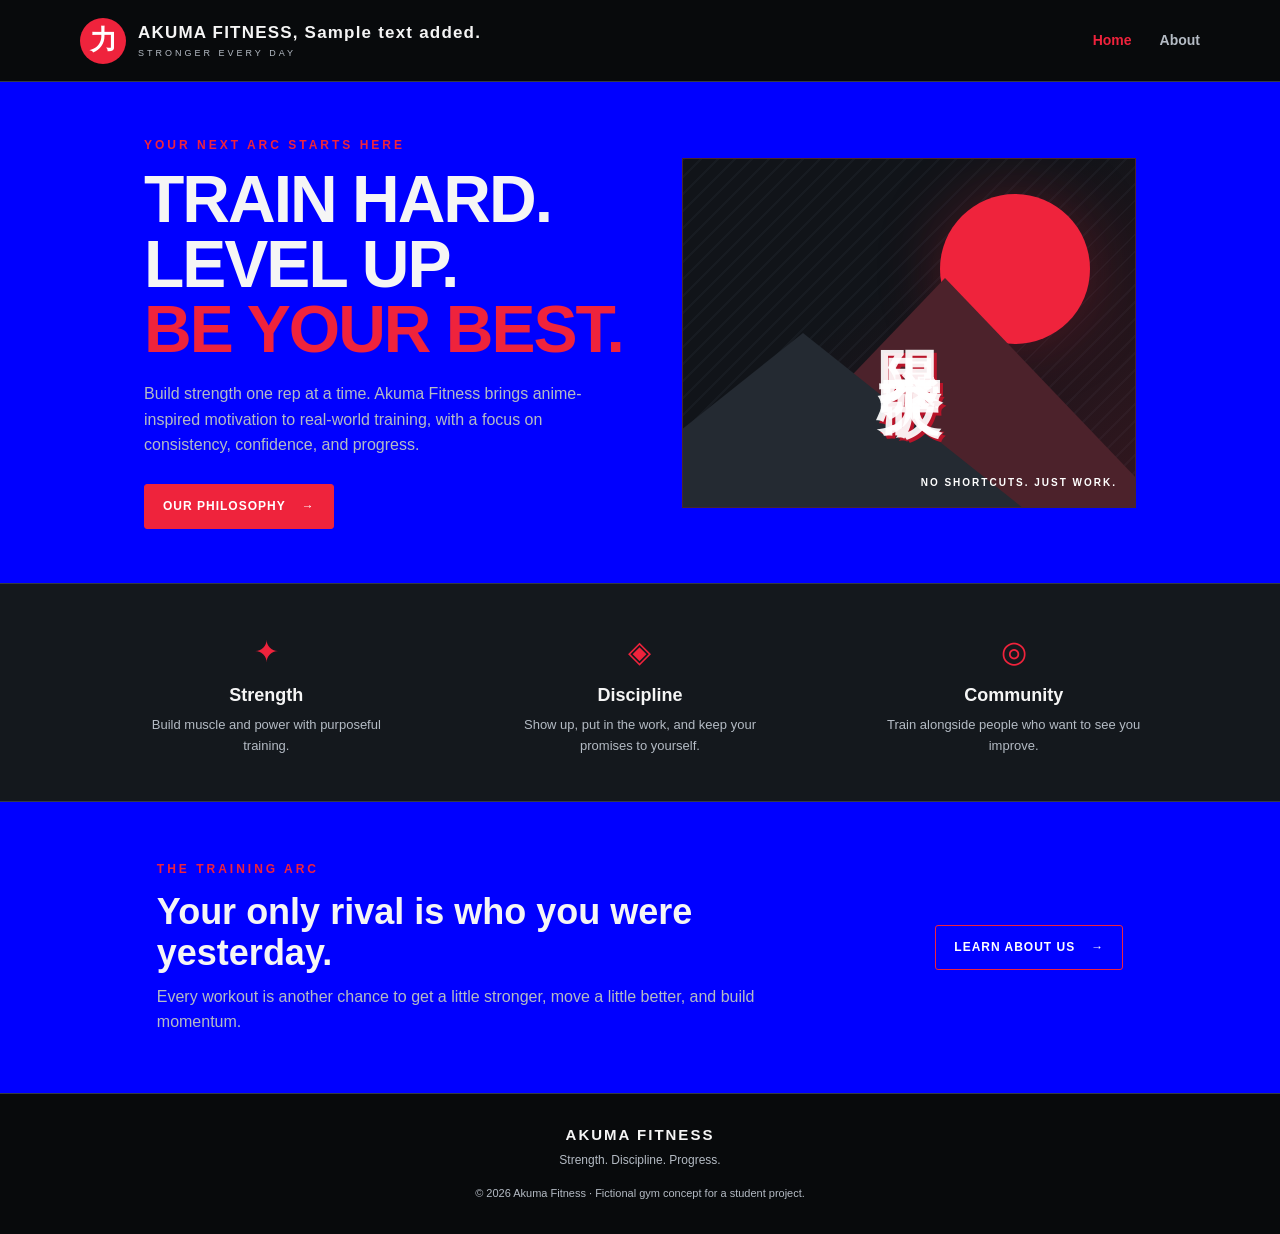
<file: web-content/index.html>
<!DOCTYPE html>
<html lang="en">
<head>
  <meta charset="UTF-8">
  <meta name="viewport" content="width=device-width, initial-scale=1.0">
  <meta name="description" content="Akuma Fitness is an anime-inspired gym focused on strength, discipline, and progress.">
  <title>Akuma Fitness | Train. Level Up.</title>
  <link rel="stylesheet" href="style.css">
</head>
<body>
  <header class="site-header">
    <a class="brand" href="index.html" aria-label="Akuma Fitness home">
      <span class="brand-mark">力</span>
      <span><strong>AKUMA FITNESS, Sample text added.</strong><small>STRONGER EVERY DAY</small></span>
    </a>
    <nav aria-label="Main navigation">
      <a class="active" href="index.html">Home</a>
      <a href="about.html">About</a>
    </nav>
  </header>

  <main>
    <section class="hero">
      <div class="hero-content">
        <p class="eyebrow">YOUR NEXT ARC STARTS HERE</p>
        <h1>TRAIN HARD.<br>LEVEL UP.<br><span>BE YOUR BEST.</span></h1>
        <p class="hero-copy">Build strength one rep at a time. Akuma Fitness brings anime-inspired motivation to real-world training, with a focus on consistency, confidence, and progress.</p>
        <a class="button" href="about.html">OUR PHILOSOPHY <span aria-hidden="true">→</span></a>
      </div>
      <div class="hero-art" role="img" aria-label="Stylized red sun and mountain graphic">
        <div class="sun"></div>
        <div class="mountain mountain-back"></div>
        <div class="mountain mountain-front"></div>
        <div class="hero-kanji" aria-hidden="true">限界突破</div>
        <div class="art-caption">NO SHORTCUTS. JUST WORK.</div>
      </div>
    </section>

    <section class="features" aria-label="Gym values">
      <article class="feature">
        <span class="feature-icon" aria-hidden="true">✦</span>
        <h2>Strength</h2>
        <p>Build muscle and power with purposeful training.</p>
      </article>
      <article class="feature">
        <span class="feature-icon" aria-hidden="true">◈</span>
        <h2>Discipline</h2>
        <p>Show up, put in the work, and keep your promises to yourself.</p>
      </article>
      <article class="feature">
        <span class="feature-icon" aria-hidden="true">◎</span>
        <h2>Community</h2>
        <p>Train alongside people who want to see you improve.</p>
      </article>
    </section>

    <section class="callout">
      <div>
        <p class="eyebrow">THE TRAINING ARC</p>
        <h2>Your only rival is who you were yesterday.</h2>
        <p>Every workout is another chance to get a little stronger, move a little better, and build momentum.</p>
      </div>
      <a class="button button-outline" href="about.html">LEARN ABOUT US <span aria-hidden="true">→</span></a>
    </section>
  </main>

  <footer class="site-footer">
    <a class="footer-brand" href="index.html">AKUMA FITNESS</a>
    <p>Strength. Discipline. Progress.</p>
    <p class="copyright">© 2026 Akuma Fitness · Fictional gym concept for a student project.</p>
  </footer>
</body>
</html>
</file>
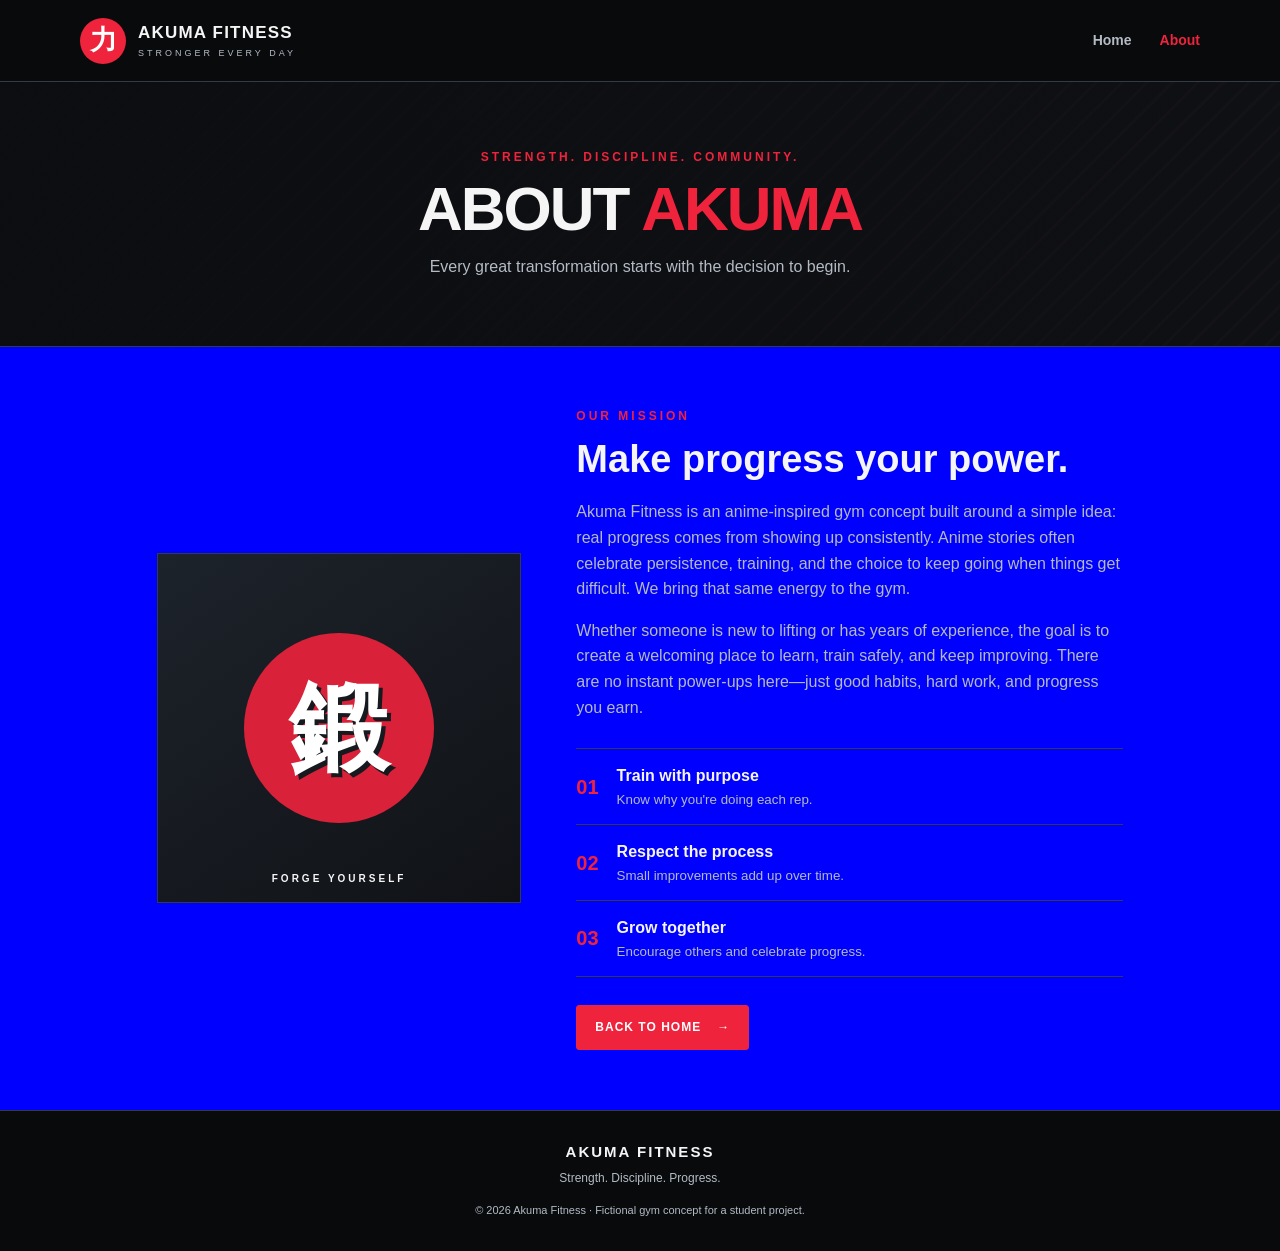
<file: web-content/about.html>
<!DOCTYPE html>
<html lang="en">
<head>
  <meta charset="UTF-8">
  <meta name="viewport" content="width=device-width, initial-scale=1.0">
  <meta name="description" content="Learn about the Akuma Fitness approach to training, discipline, and community.">
  <title>About | Akuma Fitness</title>
  <link rel="stylesheet" href="style.css">
</head>
<body>
  <header class="site-header">
    <a class="brand" href="index.html" aria-label="Akuma Fitness home">
      <span class="brand-mark">力</span>
      <span><strong>AKUMA FITNESS</strong><small>STRONGER EVERY DAY</small></span>
    </a>
    <nav aria-label="Main navigation">
      <a href="index.html">Home</a>
      <a class="active" href="about.html">About</a>
    </nav>
  </header>

  <main>
    <section class="page-banner">
      <p class="eyebrow">STRENGTH. DISCIPLINE. COMMUNITY.</p>
      <h1>ABOUT <span>AKUMA</span></h1>
      <p>Every great transformation starts with the decision to begin.</p>
    </section>

    <section class="about-layout">
      <div class="about-symbol" aria-hidden="true">
        <div class="symbol-sun"></div>
        <span>鍛</span>
        <p>FORGE YOURSELF</p>
      </div>
      <div class="about-copy">
        <p class="eyebrow">OUR MISSION</p>
        <h2>Make progress your power.</h2>
        <p>Akuma Fitness is an anime-inspired gym concept built around a simple idea: real progress comes from showing up consistently. Anime stories often celebrate persistence, training, and the choice to keep going when things get difficult. We bring that same energy to the gym.</p>
        <p>Whether someone is new to lifting or has years of experience, the goal is to create a welcoming place to learn, train safely, and keep improving. There are no instant power-ups here—just good habits, hard work, and progress you earn.</p>
        <div class="value-list">
          <div><strong>01</strong><span><b>Train with purpose</b><small>Know why you're doing each rep.</small></span></div>
          <div><strong>02</strong><span><b>Respect the process</b><small>Small improvements add up over time.</small></span></div>
          <div><strong>03</strong><span><b>Grow together</b><small>Encourage others and celebrate progress.</small></span></div>
        </div>
        <a class="button" href="index.html">BACK TO HOME <span aria-hidden="true">→</span></a>
      </div>
    </section>
  </main>

  <footer class="site-footer">
    <a class="footer-brand" href="index.html">AKUMA FITNESS</a>
    <p>Strength. Discipline. Progress.</p>
    <p class="copyright">© 2026 Akuma Fitness · Fictional gym concept for a student project.</p>
  </footer>
</body>
</html>
</file>
<file: web-content/style.css>
:root {
  --background: blue;
  --panel: #14181d;
  --panel-light: #1c2229;
  --text: #f5f5f5;
  --muted: #b4bbc4;
  --red: #ef233c;
  --red-dark: #b81429;
  --border: #343b44;
  --max-width: 1120px;
}

* {
  box-sizing: border-box;
}

html {
  scroll-behavior: smooth;
}

body {
  margin: 0;
  background: var(--background);
  color: var(--text);
  font-family: Arial, Helvetica, sans-serif;
  line-height: 1.6;
}

a {
  color: inherit;
  text-decoration: none;
}

.site-header {
  min-height: 82px;
  display: flex;
  align-items: center;
  justify-content: space-between;
  gap: 24px;
  padding: 16px max(6%, calc((100% - var(--max-width)) / 2));
  background: #080a0c;
  border-bottom: 1px solid var(--border);
}

.brand {
  display: inline-flex;
  align-items: center;
  gap: 12px;
}

.brand-mark {
  width: 46px;
  height: 46px;
  display: grid;
  place-items: center;
  border-radius: 50%;
  background: var(--red);
  color: white;
  font-size: 27px;
  font-weight: 900;
}

.brand strong,
.brand small {
  display: block;
  line-height: 1.25;
}

.brand strong {
  font-size: 17px;
  letter-spacing: 1.2px;
}

.brand small {
  margin-top: 4px;
  color: var(--muted);
  font-size: 9px;
  letter-spacing: 3px;
}

nav {
  display: flex;
  align-items: center;
  gap: 28px;
}

nav a {
  padding: 8px 0;
  color: var(--muted);
  font-size: 14px;
  font-weight: 700;
}

nav a:hover,
nav a.active {
  color: var(--red);
}

.hero {
  max-width: var(--max-width);
  min-height: 485px;
  margin: 0 auto;
  padding: 54px 5%;
  display: grid;
  grid-template-columns: 1fr 0.9fr;
  align-items: center;
  gap: 34px;
}

.hero-content {
  position: relative;
  z-index: 1;
}

.eyebrow {
  margin: 0 0 12px;
  color: var(--red);
  font-size: 12px;
  font-weight: 800;
  letter-spacing: 3px;
}

h1,
h2,
p {
  margin-top: 0;
}

.hero h1,
.page-banner h1 {
  margin-bottom: 20px;
  font-size: clamp(38px, 5.3vw, 66px);
  line-height: 0.98;
  letter-spacing: -2px;
  font-weight: 900;
}

.hero h1 span,
.page-banner h1 span {
  color: var(--red);
}

.hero-copy {
  max-width: 470px;
  margin-bottom: 26px;
  color: var(--muted);
}

.button {
  display: inline-flex;
  align-items: center;
  gap: 16px;
  padding: 12px 18px;
  border: 1px solid var(--red);
  border-radius: 3px;
  background: var(--red);
  color: white;
  font-size: 12px;
  font-weight: 800;
  letter-spacing: 1px;
  transition: background 0.2s ease, transform 0.2s ease;
}

.button:hover {
  background: var(--red-dark);
  transform: translateY(-2px);
}

.button-outline {
  background: transparent;
}

.button-outline:hover {
  background: var(--red);
}

.hero-art {
  min-height: 350px;
  position: relative;
  overflow: hidden;
  border: 1px solid #4a252d;
  background:
    linear-gradient(145deg, transparent 40%, rgba(239, 35, 60, 0.15)),
    repeating-linear-gradient(135deg, #171b21 0, #171b21 2px, #111419 2px, #111419 12px);
}

.sun {
  position: absolute;
  top: 35px;
  right: 45px;
  width: 150px;
  height: 150px;
  border-radius: 50%;
  background: var(--red);
  box-shadow: 0 0 65px rgba(239, 35, 60, 0.25);
}

.mountain {
  position: absolute;
  bottom: -1px;
  width: 0;
  height: 0;
  border-left: 220px solid transparent;
  border-right: 220px solid transparent;
}

.mountain-back {
  right: -30px;
  border-bottom: 230px solid #4c222b;
}

.mountain-front {
  left: -100px;
  border-bottom: 175px solid #242a32;
}

.hero-kanji {
  position: absolute;
  top: 45%;
  left: 50%;
  transform: translate(-50%, -50%);
  color: rgba(255, 255, 255, 0.92);
  font-size: clamp(42px, 5vw, 70px);
  font-weight: 900;
  letter-spacing: 8px;
  writing-mode: vertical-rl;
  text-shadow: 3px 3px 0 var(--red-dark);
}

.art-caption {
  position: absolute;
  right: 18px;
  bottom: 16px;
  color: white;
  font-size: 10px;
  font-weight: 800;
  letter-spacing: 2px;
}

.features {
  display: grid;
  grid-template-columns: repeat(3, 1fr);
  gap: 1px;
  padding: 32px max(6%, calc((100% - var(--max-width)) / 2));
  background: var(--panel);
  border-top: 1px solid var(--border);
  border-bottom: 1px solid var(--border);
}

.feature {
  padding: 12px 24px;
  text-align: center;
}

.feature-icon {
  color: var(--red);
  font-size: 30px;
}

.feature h2 {
  margin: 5px 0;
  font-size: 18px;
}

.feature p {
  max-width: 260px;
  margin: 0 auto;
  color: var(--muted);
  font-size: 13px;
}

.callout {
  max-width: var(--max-width);
  margin: 0 auto;
  padding: 58px 6%;
  display: flex;
  align-items: center;
  justify-content: space-between;
  gap: 30px;
}

.callout h2 {
  max-width: 600px;
  margin-bottom: 10px;
  font-size: clamp(25px, 3vw, 36px);
  line-height: 1.15;
}

.callout p:not(.eyebrow) {
  max-width: 600px;
  margin-bottom: 0;
  color: var(--muted);
}

.page-banner {
  padding: 66px 6%;
  text-align: center;
  background:
    linear-gradient(90deg, rgba(11, 13, 16, 0.96), rgba(11, 13, 16, 0.72)),
    repeating-linear-gradient(135deg, #29212a 0, #29212a 3px, #16191e 3px, #16191e 18px);
  border-bottom: 1px solid var(--border);
}

.page-banner h1 {
  margin-bottom: 14px;
  font-size: clamp(40px, 6vw, 62px);
}

.page-banner p:last-child {
  margin-bottom: 0;
  color: var(--muted);
}

.about-layout {
  max-width: var(--max-width);
  margin: 0 auto;
  padding: 60px 6%;
  display: grid;
  grid-template-columns: 0.8fr 1.2fr;
  align-items: center;
  gap: 55px;
}

.about-symbol {
  min-height: 350px;
  position: relative;
  display: grid;
  place-items: center;
  overflow: hidden;
  border: 1px solid var(--border);
  background: linear-gradient(145deg, #1d232b, #101216);
}

.symbol-sun {
  position: absolute;
  width: 190px;
  height: 190px;
  border-radius: 50%;
  background: var(--red);
  opacity: 0.9;
}

.about-symbol span {
  position: relative;
  color: white;
  font-size: 100px;
  font-weight: 900;
  text-shadow: 4px 4px 0 #16191e;
}

.about-symbol p {
  position: absolute;
  bottom: 15px;
  margin: 0;
  font-size: 10px;
  font-weight: 800;
  letter-spacing: 3px;
}

.about-copy h2 {
  margin-bottom: 18px;
  font-size: clamp(27px, 3vw, 38px);
  line-height: 1.15;
}

.about-copy > p:not(.eyebrow) {
  color: var(--muted);
}

.value-list {
  margin: 28px 0;
  border-top: 1px solid var(--border);
}

.value-list > div {
  display: flex;
  align-items: center;
  gap: 18px;
  padding: 14px 0;
  border-bottom: 1px solid var(--border);
}

.value-list > div > strong {
  color: var(--red);
  font-size: 20px;
}

.value-list b,
.value-list small {
  display: block;
}

.value-list small {
  color: var(--muted);
}

.site-footer {
  padding: 28px 6%;
  border-top: 1px solid var(--border);
  background: #080a0c;
  text-align: center;
}

.footer-brand {
  font-size: 15px;
  font-weight: 900;
  letter-spacing: 2px;
}

.site-footer p {
  margin: 4px 0;
  color: var(--muted);
  font-size: 12px;
}

.site-footer .copyright {
  margin-top: 14px;
  font-size: 11px;
}

@media (max-width: 720px) {
  .site-header {
    align-items: flex-start;
    flex-direction: column;
    gap: 12px;
  }

  nav {
    gap: 22px;
  }

  .hero {
    grid-template-columns: 1fr;
    padding-top: 42px;
  }

  .hero-art {
    min-height: 280px;
  }

  .features {
    grid-template-columns: 1fr;
    padding: 24px 6%;
  }

  .feature {
    padding: 18px 12px;
  }

  .callout {
    align-items: flex-start;
    flex-direction: column;
  }

  .about-layout {
    grid-template-columns: 1fr;
    gap: 30px;
  }

  .about-symbol {
    min-height: 260px;
  }
}
</file>
